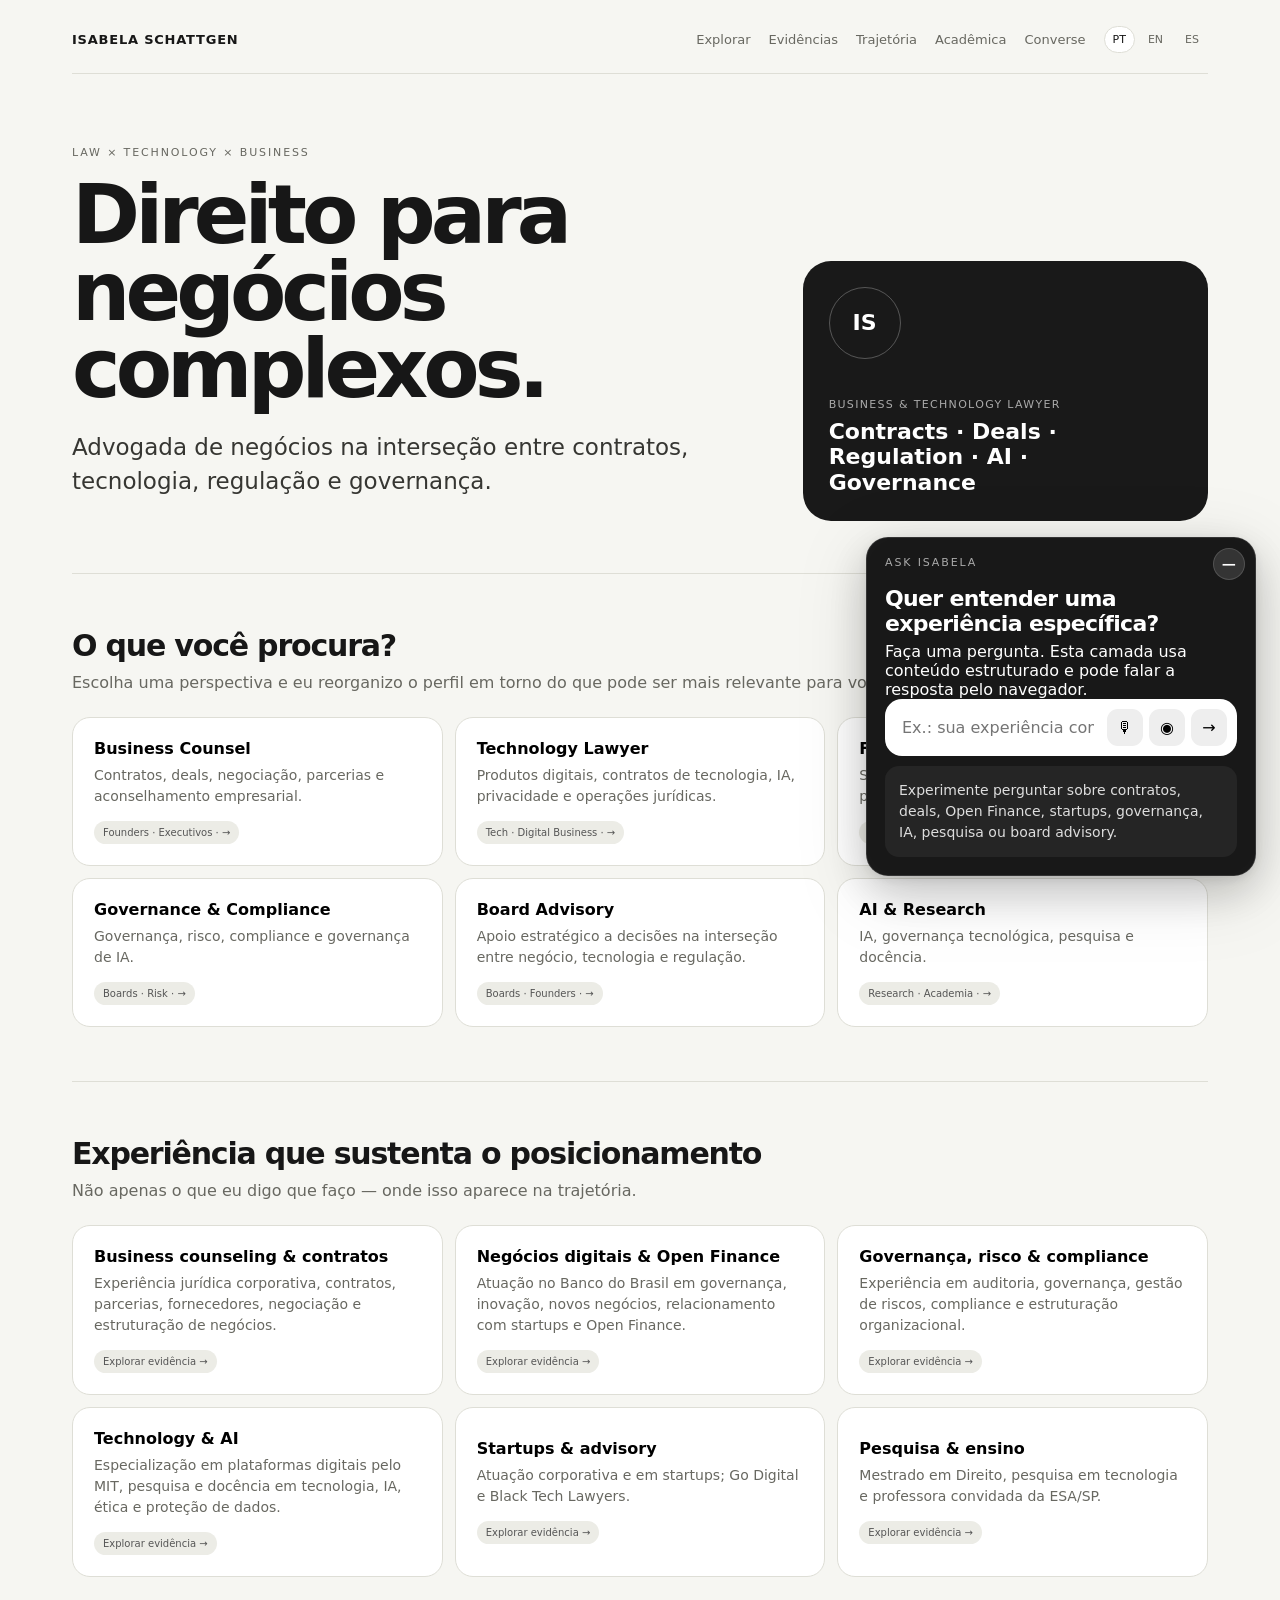
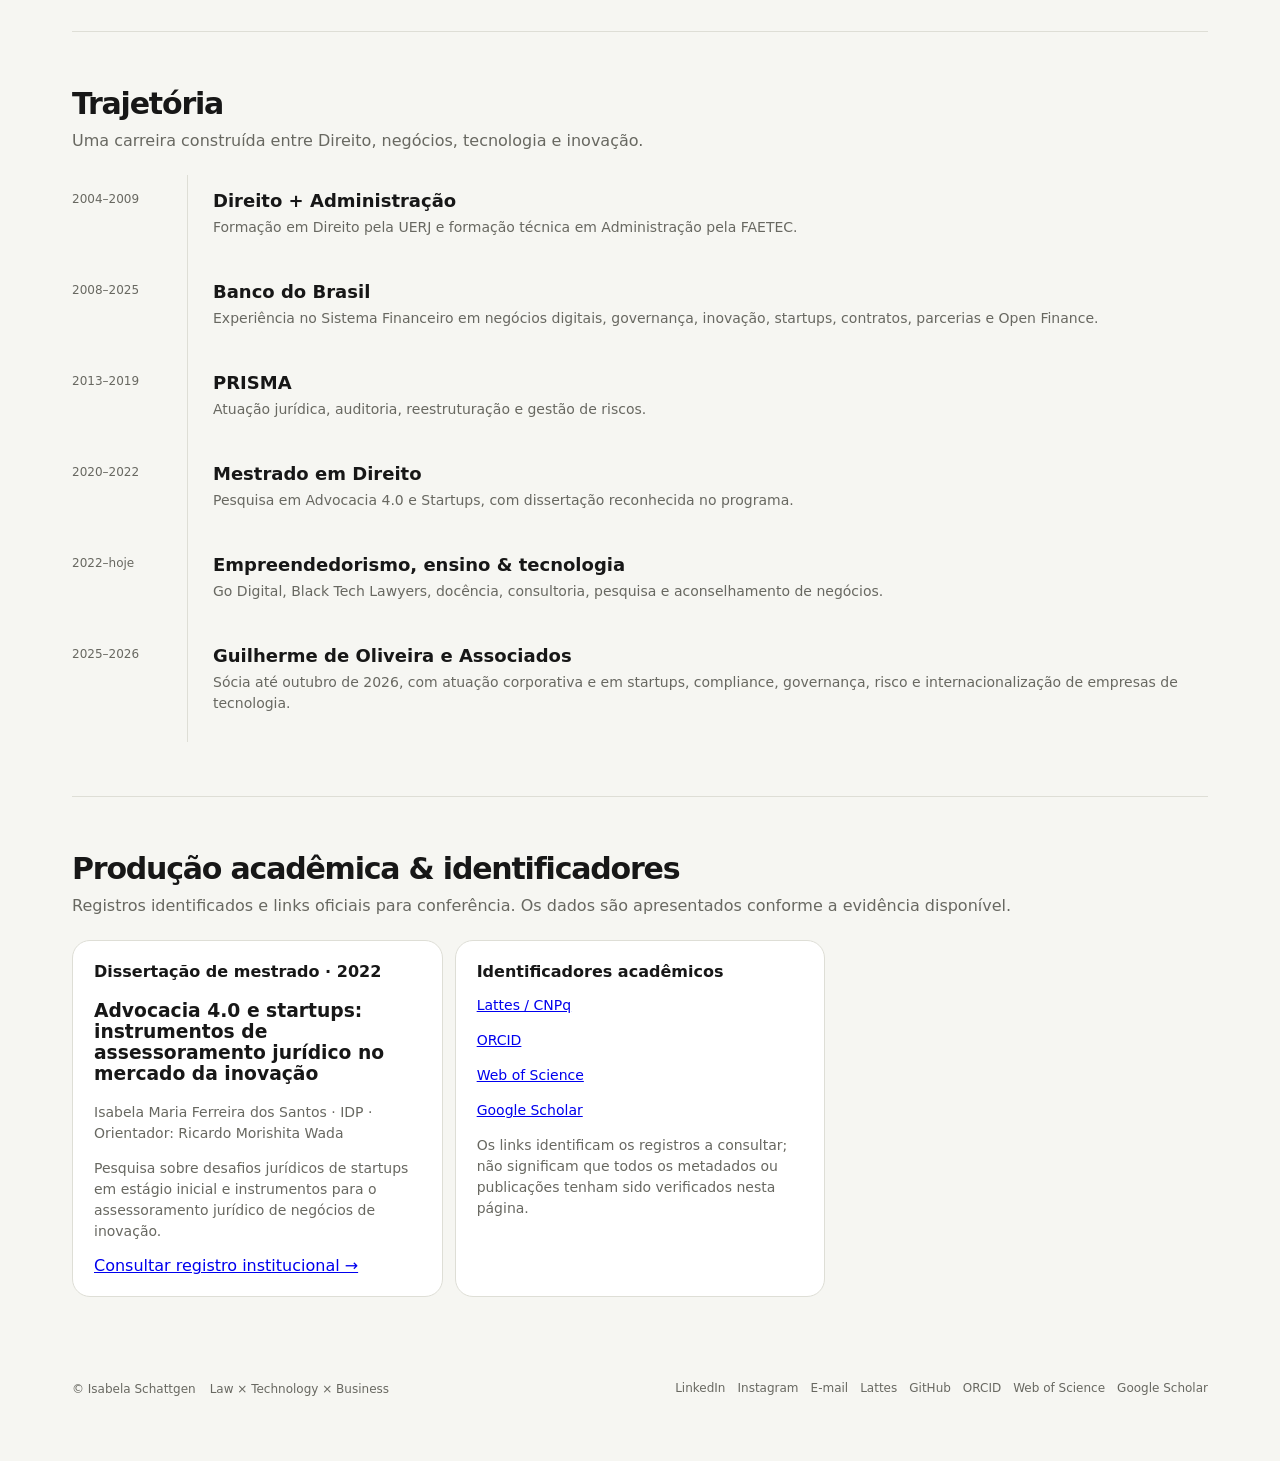
<file: index.html>
<!doctype html>
<html lang="pt-BR">
<head>
<meta charset="utf-8"><meta name="viewport" content="width=device-width,initial-scale=1">
<meta name="description" content="Isabela Schattgen — Business & Technology Lawyer | Contracts, Deals, Regulation, Governance & AI">
<meta name="author" content="Isabela Schattgen">
<meta name="robots" content="index,follow">
<link rel="canonical" href="https://isabelasantosadv.github.io/Portfolio-Profissional-Interativo/">
<link rel="alternate" hreflang="pt-BR" href="https://isabelasantosadv.github.io/Portfolio-Profissional-Interativo/">
<link rel="alternate" hreflang="en" href="https://isabelasantosadv.github.io/Portfolio-Profissional-Interativo/">
<link rel="alternate" hreflang="es" href="https://isabelasantosadv.github.io/Portfolio-Profissional-Interativo/">
<meta property="og:type" content="website">
<meta property="og:title" content="Isabela Schattgen — Business & Technology Lawyer">
<meta property="og:description" content="Contracts, deals, technology, regulation, governance and AI.">
<meta property="og:url" content="https://isabelasantosadv.github.io/Portfolio-Profissional-Interativo/">
<meta property="og:site_name" content="Isabela Schattgen — Interactive Professional Portfolio">
<meta name="theme-color" content="#171717"><meta http-equiv="Content-Security-Policy" content="default-src 'self'; script-src 'self'; style-src 'self'; connect-src 'self'; img-src 'self' data:; font-src 'self'; object-src 'none'; base-uri 'self'; form-action 'none'; frame-src 'none';">
<meta http-equiv="Referrer-Policy" content="strict-origin-when-cross-origin">
<meta http-equiv="Permissions-Policy" content="camera=(), microphone=(self), geolocation=(), payment=(), usb=(), browsing-topics=()"><title>Isabela Schattgen — Business & Technology Lawyer</title>
<link rel="stylesheet" href="./assets/styles.css">
</head>
<body><a class="skip" href="#explore">Skip to content</a><div class="wrap">
<nav><div class="logo">ISABELA SCHATTGEN</div><div class="navlinks"><a href="#explore" data-i="navExplore">Explorar</a><a href="#evidence" data-i="navEvidence">Evidências</a><a href="#trajectory" data-i="navTrajectory">Trajetória</a><a href="#academic" data-i="navAcademic">Acadêmica</a><a href="#ask" data-i="navAsk">Converse</a><div class="langs"><button aria-label="Português" data-lang="pt" id="lpt">PT</button><button aria-label="English" data-lang="en" id="len">EN</button><button aria-label="Español" data-lang="es" id="les">ES</button></div></div></nav>

<header class="hero" id="profile"><div><div class="kicker">Law × Technology × Business</div><h1 data-i="tagline">Direito para negócios complexos.</h1><p class="lead" data-i="headline">Advogada de negócios na interseção entre contratos, tecnologia, regulação e governança.</p></div><div class="heroCard"><div class="avatar">IS</div><div><div class="mini">BUSINESS & TECHNOLOGY LAWYER</div><strong>Contracts · Deals · Regulation · AI · Governance</strong></div></div></header>

<section class="section" id="explore"><h2 data-i="exploreTitle">O que você procura?</h2><p class="sub" data-i="exploreSub">Escolha uma perspectiva e eu reorganizo o perfil em torno do que pode ser mais relevante para você.</p><div class="grid" id="modes"></div></section>

<section class="context" id="context"><div class="contextHead"><div><div class="kicker" data-i="contextKicker">Perfil adaptado</div><h2 class="contextTitle" id="modeTitle"></h2><p class="sub" id="modeIntro"></p></div><button class="reset" type="button" data-action="resetMode" data-i="reset">Voltar ao perfil geral</button></div><div class="cols" id="modeEvidence"></div></section>

<section class="section" id="evidence"><h2 data-i="evidenceTitle">Experiência que sustenta o posicionamento</h2><p class="sub" data-i="evidenceSub">Não apenas o que eu digo que faço — onde isso aparece na trajetória.</p><div class="proof" id="proof"></div><div class="evidenceDetail" id="evidenceDetail" aria-live="polite"></div></section>

<section class="section" id="trajectory"><h2 data-i="trajectoryTitle">Trajetória</h2><p class="sub" data-i="trajectorySub">Uma carreira construída entre Direito, negócios, tecnologia e inovação.</p><div class="timeline"><div class="time">2004–2009</div><div class="event"><h3 data-i="t1">Direito + Administração</h3><p data-i="t1p">Formação em Direito pela UERJ e formação técnica em Administração pela FAETEC.</p></div><div class="time">2008–2025</div><div class="event"><h3>Banco do Brasil</h3><p data-i="t2p">Experiência no Sistema Financeiro em negócios digitais, governança, inovação, startups, contratos, parcerias e Open Finance.</p></div><div class="time">2013–2019</div><div class="event"><h3>PRISMA</h3><p data-i="t3p">Atuação jurídica, auditoria, reestruturação e gestão de riscos.</p></div><div class="time">2020–2022</div><div class="event"><h3 data-i="t4">Mestrado em Direito</h3><p data-i="t4p">Pesquisa em Advocacia 4.0 e Startups, com dissertação reconhecida no programa.</p></div><div class="time">2022–hoje</div><div class="event"><h3 data-i="t5">Empreendedorismo, ensino & tecnologia</h3><p data-i="t5p">Go Digital, Black Tech Lawyers, docência, consultoria, pesquisa e aconselhamento de negócios.</p></div><div class="time">2025–2026</div><div class="event"><h3>Guilherme de Oliveira e Associados</h3><p data-i="t6p">Sócia até outubro de 2026, com atuação corporativa e em startups, compliance, governança, risco e internacionalização de empresas de tecnologia.</p></div></div></section>

<section class="section" id="academic">
<h2 data-i="academicTitle">Produção acadêmica & identificadores</h2>
<p class="sub" data-i="academicSub">Registros identificados e links oficiais para conferência. Os dados são apresentados conforme a evidência disponível.</p>
<div class="proof">
<article class="card">
<div class="role" data-i="academicWorkType">Dissertação de mestrado · 2022</div>
<h3 data-i="academicWorkTitle">Advocacia 4.0 e startups: instrumentos de assessoramento jurídico no mercado da inovação</h3>
<p class="desc" data-i="academicWorkMeta">Isabela Maria Ferreira dos Santos · IDP · Orientador: Ricardo Morishita Wada</p>
<p class="desc" data-i="academicWorkDesc">Pesquisa sobre desafios jurídicos de startups em estágio inicial e instrumentos para o assessoramento jurídico de negócios de inovação.</p>
<a href="https://repositorio.idp.edu.br/handle/123456789/3885" target="_blank" rel="noopener noreferrer" data-i="academicSource">Consultar registro institucional →</a>
</article>
<article class="card">
<div class="role" data-i="academicIdentifiers">Identificadores acadêmicos</div>
<p class="desc"><a href="http://lattes.cnpq.br/9267824305716826" target="_blank" rel="noopener noreferrer">Lattes / CNPq</a></p>
<p class="desc"><a href="https://orcid.org/0009-0002-2062-1915" target="_blank" rel="noopener noreferrer">ORCID</a></p>
<p class="desc"><a href="https://www.webofscience.com/wos/author/record/OGN-8088-2025" target="_blank" rel="noopener noreferrer">Web of Science</a></p>
<p class="desc"><a href="https://scholar.google.com/citations?user=PnHzrMcAAAAJ&amp;hl=en" target="_blank" rel="noopener noreferrer">Google Scholar</a></p>
<p class="desc" data-i="academicVerificationNote">Os links identificam os registros a consultar; não significam que todos os metadados ou publicações tenham sido verificados nesta página.</p>
</article>
</div>
</section>

<section class="floatingChat" id="ask" aria-label="Ask Isabela"><button class="minimize" type="button" id="minimizeChat" aria-label="Minimizar Ask Isabela" aria-expanded="true">−</button><div class="chatBody"><div class="chatIntro"><div class="kicker chatKicker" data-i="askKicker">ASK ISABELA</div><strong data-i="askTitle">Quer entender uma experiência específica?</strong><p data-i="askSub">Faça uma pergunta.</p></div><div class="chatbox"><input id="qFloat" aria-label="Question" data-i-placeholder="placeholder" placeholder="Ex.: sua experiência com deals?"><button class="voice" type="button" data-action="startVoiceInput" aria-label="Falar pergunta" title="Falar pergunta">🎙</button><button class="voice" type="button" data-action="speakAnswer" aria-label="Ouvir resposta" title="Ouvir resposta">◉</button><button class="send" type="button" data-action="ask" aria-label="Enviar pergunta">→</button></div><div class="voiceStatus" id="voiceStatus" role="status" aria-live="polite"></div><div class="answer" id="answerFloat" aria-live="polite"></div></div><button class="restoreChat" type="button" id="restoreChat" aria-label="Abrir Ask Isabela">Ask Isabela <span aria-hidden="true">↑</span></button></section>
<footer><div><span>© Isabela Schattgen</span><span>Law × Technology × Business</span></div><div class="socialLinks"><a href="https://www.linkedin.com/in/isabelaschattgen/" target="_blank" rel="noopener noreferrer">LinkedIn</a><a href="https://www.instagram.com/isabelasantosadv_/" target="_blank" rel="noopener noreferrer">Instagram</a><a href="mailto:draisabelamariaferreira@gmail.com">E-mail</a><a href="http://lattes.cnpq.br/9267824305716826" target="_blank" rel="noopener noreferrer">Lattes</a><a href="https://github.com/isabelasantosadv" target="_blank" rel="noopener noreferrer">GitHub</a><a href="https://orcid.org/0009-0002-2062-1915" target="_blank" rel="noopener noreferrer">ORCID</a><a href="https://www.webofscience.com/wos/author/record/OGN-8088-2025" target="_blank" rel="noopener noreferrer">Web of Science</a><a href="https://scholar.google.com/citations?user=PnHzrMcAAAAJ&hl" target="_blank" rel="noopener noreferrer">Google Scholar</a></div></footer>
</div>
<script src="./assets/app.js" defer></script></body></html>
</file>
<file: assets/styles.css>
:root{--bg:#f6f6f2;--ink:#171717;--muted:#686861;--line:#deded6;--card:#fff;--dark:#191919;--soft:#ecece6}
*{box-sizing:border-box}html{scroll-behavior:smooth}body{margin:0;background:var(--bg);color:var(--ink);font-family:Inter,ui-sans-serif,system-ui,-apple-system,BlinkMacSystemFont,"Segoe UI",sans-serif}button,input{font:inherit}button{cursor:pointer}.skip{position:absolute;left:-9999px;top:auto}.skip:focus{left:18px;top:18px;background:#fff;padding:10px 14px;border:1px solid var(--line);border-radius:9px;z-index:20}.wrap{max-width:1180px;margin:auto;padding:22px 22px 65px}nav{display:flex;justify-content:space-between;align-items:center;border-bottom:1px solid var(--line);padding:4px 0 20px}.logo{font-weight:750;letter-spacing:.06em;font-size:13px}.navlinks{display:flex;gap:18px;align-items:center}.navlinks a{color:var(--muted);text-decoration:none;font-size:13px}.langs{display:flex;gap:4px}.langs button{border:1px solid transparent;background:transparent;border-radius:999px;padding:6px 8px;color:var(--muted);font-size:11px}.langs button.active{border-color:var(--line);color:var(--ink);background:#fff}.hero{padding:72px 0 52px;display:grid;grid-template-columns:1.25fr .75fr;gap:55px;align-items:end}.kicker{font-size:11px;letter-spacing:.17em;text-transform:uppercase;color:var(--muted);margin-bottom:17px}h1{font-size:clamp(46px,7vw,82px);line-height:.94;letter-spacing:-.06em;margin:0 0 24px;max-width:850px}.lead{font-size:clamp(18px,2vw,23px);line-height:1.45;max-width:780px;color:#363632}.heroCard{background:var(--dark);color:#fff;border-radius:28px;padding:26px;min-height:260px;display:flex;flex-direction:column;justify-content:space-between}.avatar{width:72px;height:72px;border:1px solid #fff4;border-radius:50%;display:grid;place-items:center;font-weight:700;font-size:22px}.heroCard .mini{font-size:11px;color:#aaa;letter-spacing:.12em}.heroCard strong{display:block;font-size:22px;line-height:1.15;margin-top:8px}.section{padding:54px 0;border-top:1px solid var(--line)}.section h2{font-size:30px;letter-spacing:-.04em;margin:0 0 8px}.sub{color:var(--muted);margin:0 0 22px;line-height:1.5}.grid{display:grid;grid-template-columns:repeat(3,1fr);gap:12px}.card{background:var(--card);border:1px solid var(--line);border-radius:18px;padding:21px;text-align:left;transition:.18s}.card:hover{transform:translateY(-2px);border-color:#aaa}.role{font-weight:700;margin-bottom:7px}.desc{font-size:14px;color:var(--muted);line-height:1.5}.pill{display:inline-block;margin-top:14px;padding:6px 9px;border-radius:999px;background:var(--soft);font-size:10px;color:#555}.context{display:none;padding:35px 0 52px}.context.active{display:block}.contextHead{display:flex;justify-content:space-between;gap:20px;align-items:start}.contextTitle{font-size:40px;letter-spacing:-.05em;margin:0 0 7px}.reset{border:1px solid var(--line);background:transparent;border-radius:999px;padding:9px 14px}.cols{display:grid;grid-template-columns:1fr 1fr;gap:13px}.evidence{border-top:1px solid var(--line);padding:17px 0}.evidence b{display:block;margin-bottom:6px}.evidence p{margin:0;color:var(--muted);font-size:14px;line-height:1.5}.timeline{display:grid;grid-template-columns:115px 1fr}.time{color:var(--muted);font-size:12px;padding:17px 0}.event{border-left:1px solid var(--line);padding:15px 0 28px 25px}.event h3{margin:0 0 6px;font-size:18px}.event p{margin:0;color:var(--muted);line-height:1.5;font-size:14px}.proof{display:grid;grid-template-columns:repeat(3,1fr);gap:12px}.proof .card{min-height:135px}.chat{background:var(--dark);color:#fff;border-radius:26px;padding:28px;display:grid;grid-template-columns:1fr 1fr;gap:30px}.chat p{color:#c7c7c2;line-height:1.5}.chatbox{background:#fff;color:#111;border-radius:17px;padding:10px;display:flex;gap:7px}.chatbox input{border:0;outline:0;flex:1;padding:7px}.send,.voice{border:0;background:#eee;border-radius:11px;padding:9px}.answer{margin-top:10px;background:#252525;border-radius:14px;padding:14px;color:#ddd;min-height:72px;line-height:1.5;font-size:14px}footer{padding-top:30px;color:var(--muted);font-size:12px;display:flex;justify-content:space-between;gap:15px}@media(max-width:800px){.hero{grid-template-columns:1fr;padding-top:48px}.grid,.proof{grid-template-columns:1fr 1fr}.cols,.chat{grid-template-columns:1fr}.navlinks>a{display:none}.timeline{grid-template-columns:80px 1fr}}@media(max-width:520px){.wrap{padding:17px 16px 55px}.grid,.proof{grid-template-columns:1fr}h1{font-size:48px}.heroCard{min-height:210px}.contextHead{display:block}.reset{margin-top:18px}}

.modeCard,.evidenceCard{text-decoration:none;width:100%;font:inherit}.modeCard:focus-visible,.evidenceCard:focus-visible,.reset:focus-visible,.socialLinks a:focus-visible{outline:2px solid #171717;outline-offset:3px}.modeCard .pill,.evidenceCard .pill{transition:.18s}.modeCard:hover .pill,.evidenceCard:hover .pill{background:#171717;color:#fff}.evidenceDetail{display:none;margin-top:14px;background:#fff;border:1px solid var(--line);border-radius:20px;padding:24px}.evidenceDetail.active{display:block}.detailKicker{font-size:10px;letter-spacing:.14em;text-transform:uppercase;color:var(--muted);margin-bottom:8px}.evidenceDetail h3{margin:0 0 8px;font-size:22px}.evidenceDetail p{margin:0;color:var(--muted);line-height:1.55}.detailActions{display:flex;gap:14px;flex-wrap:wrap;margin-top:16px}.detailActions a{color:var(--ink);font-size:13px;text-decoration:none;border-bottom:1px solid var(--line);padding-bottom:3px}.floatingChat{position:fixed;right:24px;bottom:24px;width:min(390px,calc(100vw - 32px));z-index:15;filter:drop-shadow(0 14px 32px #0002)}.floatingChat .chat{padding:18px;border-radius:22px;grid-template-columns:1fr;gap:12px}.floatingChat .chat h2{font-size:22px!important}.floatingChat .chat p{margin:6px 0 0;font-size:12px}.floatingChat .answer{max-height:110px;overflow:auto}.floatingChat .minimize{position:absolute;right:13px;top:13px;border:0;background:#333;color:#fff;border-radius:50%;width:28px;height:28px;cursor:pointer}.floatingChat.minimized .chatBody{display:none}.floatingChat.minimized{width:170px}.floatingChat.minimized .chat{padding:12px}.floatingChat.minimized .chatIntro{display:none}.floatingChat.minimized .minimize{position:static;float:right}.socialLinks{display:flex;gap:12px;flex-wrap:wrap;justify-content:flex-end}.socialLinks a{color:var(--muted);text-decoration:none;border-bottom:1px solid transparent}.socialLinks a:hover{color:var(--ink);border-color:var(--line)}footer>div{display:flex;gap:14px;align-items:center;flex-wrap:wrap}
@media(max-width:800px){.floatingChat{right:12px;bottom:12px}.socialLinks{justify-content:flex-start}footer{display:block}footer>div+div{margin-top:12px}}
.chatKicker{color:#aaa}.floatingChat .chatBody>strong,.floatingChat strong{font-size:22px;letter-spacing:-.03em}.floatingChat .chatIntro p{margin:6px 0 0}

/* Ask Isabela: isolate the floating interface from page text without changing its behavior. */
.floatingChat{
  isolation:isolate;
  background:rgba(25,25,25,.96);
  color:#fff;
  border:1px solid rgba(255,255,255,.09);
  border-radius:22px;
  box-shadow:0 16px 44px rgba(0,0,0,.16),0 3px 12px rgba(0,0,0,.08);
  overflow:hidden;
}
.floatingChat::before{
  content:"";
  position:absolute;
  inset:0;
  z-index:-1;
  background:rgba(25,25,25,.82);
  backdrop-filter:blur(18px) saturate(115%);
  -webkit-backdrop-filter:blur(18px) saturate(115%);
  pointer-events:none;
}
.floatingChat .chatBody{
  position:relative;
  z-index:1;
  padding:18px;
}
.floatingChat.minimized{
  background:rgba(25,25,25,.97);
  overflow:hidden;
}
.floatingChat.minimized .chatBody{display:none}
@media(max-width:800px){
  .floatingChat{right:12px;bottom:12px}
}


/* Ask Isabela: reliable minimize/restore and explicit voice controls. */
.floatingChat{
  width:min(390px,calc(100vw - 32px));
  max-height:min(78vh,720px);
  display:flex;
  flex-direction:column;
  background:rgba(25,25,25,.97);
  overflow:hidden;
  transition:width .18s ease,border-radius .18s ease,box-shadow .18s ease;
}
.floatingChat .chatBody{
  min-width:0;
  max-height:calc(78vh - 20px);
  overflow:auto;
  padding:18px;
}
.floatingChat .minimize{
  z-index:3;
  display:grid;
  place-items:center;
  position:absolute;
  right:10px;
  top:10px;
  width:32px;
  height:32px;
  padding:0;
  border:1px solid #ffffff26;
  border-radius:50%;
  background:#343434;
  color:#fff;
  font-size:20px;
}
.floatingChat .chatIntro{padding-right:30px}
.floatingChat .chatbox{align-items:center;gap:6px}
.floatingChat .chatbox input{min-width:0;width:100%}
.floatingChat .voice,.floatingChat .send{
  flex:0 0 auto;
  min-width:36px;
  min-height:36px;
  display:grid;
  place-items:center;
}
.floatingChat .voice[aria-pressed="true"]{background:#dcdcd3;outline:2px solid #fff}
.floatingChat .voiceStatus{font-size:12px;line-height:1.4;color:#d4d4ce;padding:0 2px}
.floatingChat .voiceStatus:empty{display:none}
.floatingChat .answer{overflow:auto;overflow-wrap:anywhere;max-height:min(26vh,220px);margin-bottom:0}
.restoreChat{display:none}
.floatingChat.minimized{
  width:auto;
  max-width:calc(100vw - 24px);
  max-height:none;
  display:block;
  overflow:visible;
  border:0;
  border-radius:999px;
  background:transparent;
  box-shadow:none;
  filter:none;
}
.floatingChat.minimized::before{display:none}
.floatingChat.minimized .chatBody,
.floatingChat.minimized .minimize{display:none}
.floatingChat.minimized .restoreChat{
  display:flex;
  align-items:center;
  justify-content:center;
  gap:12px;
  min-height:46px;
  padding:0 18px;
  border:1px solid #ffffff25;
  border-radius:999px;
  background:#191919;
  color:#fff;
  box-shadow:0 8px 28px #0003;
  font-weight:650;
  font-size:13px;
}
.floatingChat.minimized .restoreChat:hover{background:#303030}
.floatingChat button:focus-visible,
.floatingChat input:focus-visible{outline:2px solid #fff;outline-offset:3px}
@media(max-width:520px){
  .floatingChat{right:12px;bottom:12px;width:calc(100vw - 24px);max-height:75vh}
  .floatingChat .chatBody{max-height:calc(75vh - 10px);padding:15px}
  .floatingChat .answer{max-height:22vh}
  .floatingChat.minimized{width:auto}
}
@media(prefers-reduced-motion:reduce){.floatingChat{transition:none}}
</file>
